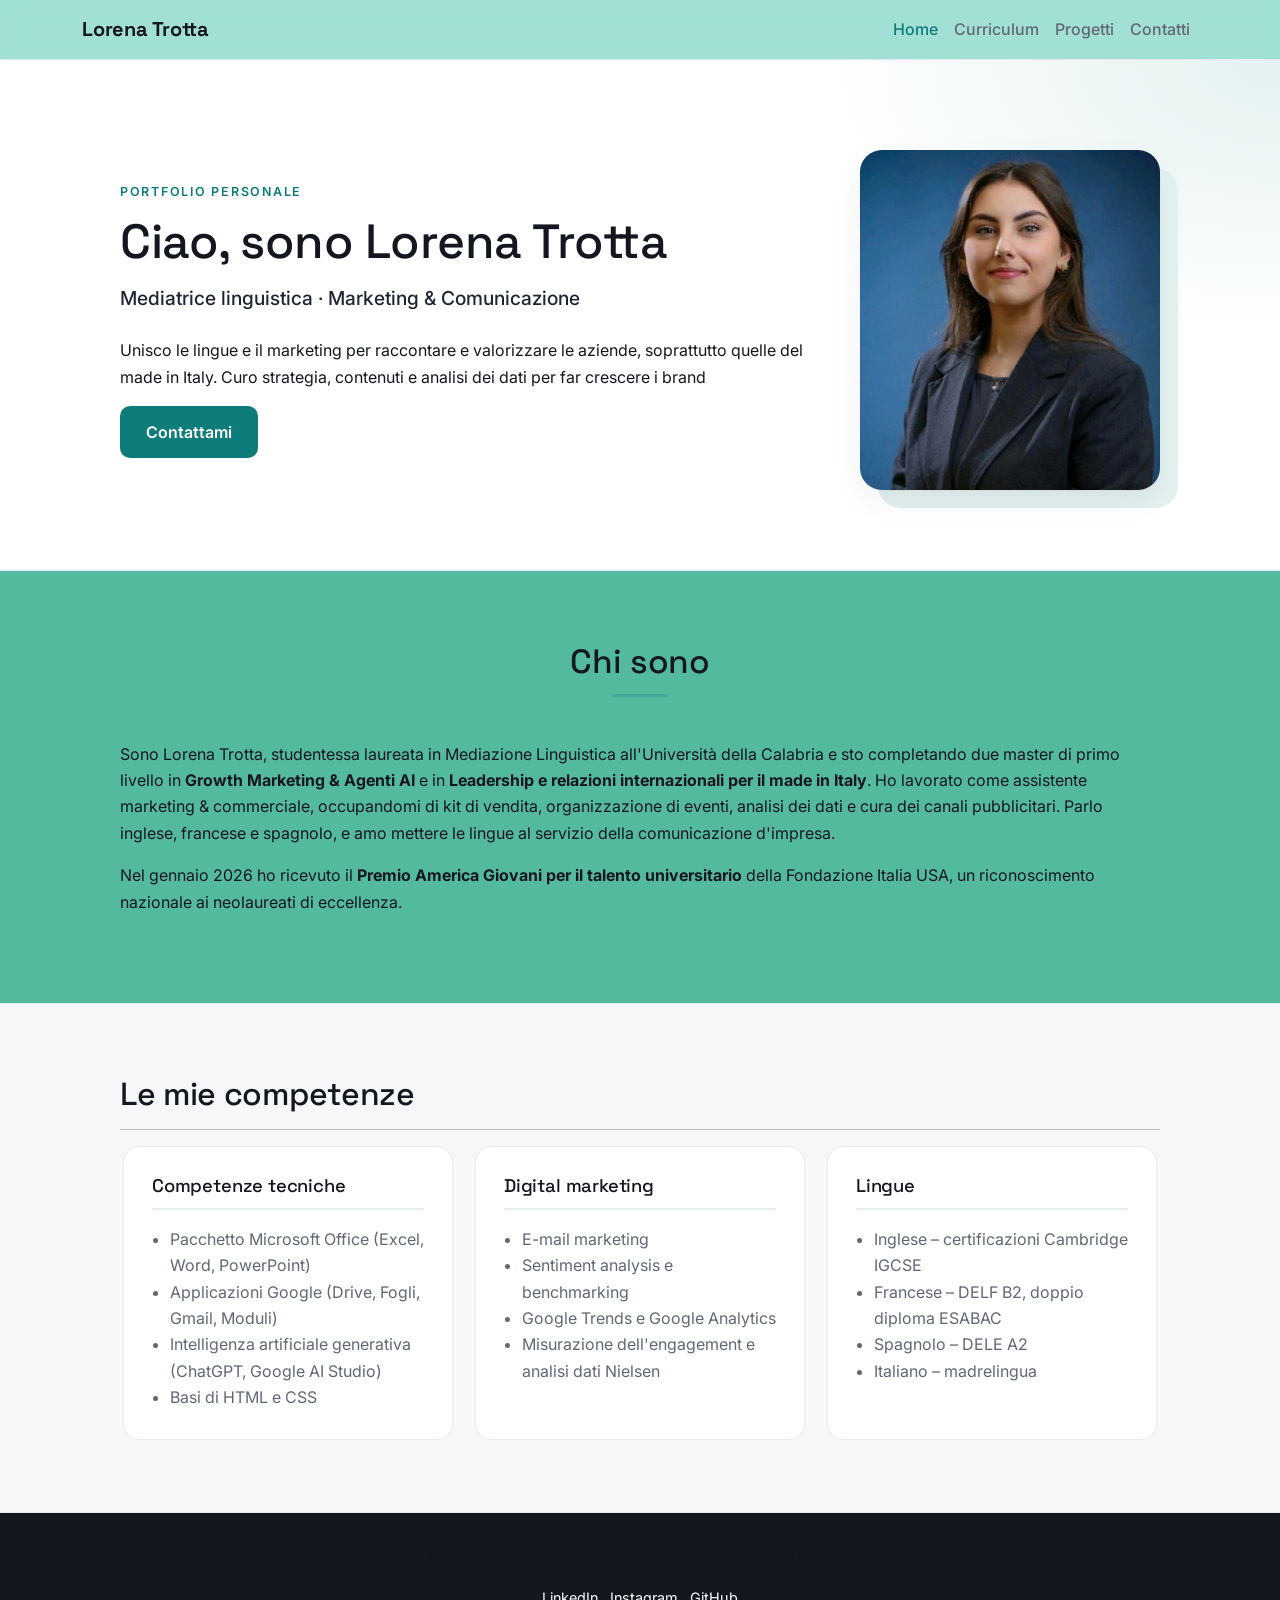
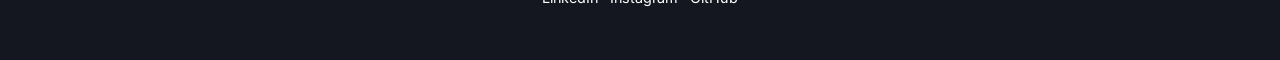
<file: index.html>
<!DOCTYPE html>
<html lang="it">
<head>
  <meta charset="UTF-8">
  <meta name="viewport" content="width=device-width, initial-scale=1.0">
  <title>Lorena Trotta | Marketing e Comunicazione</title>
  <meta name="description" content="Sito personale di Lorena Trotta, mediatrice linguistica specializzata in marketing e comunicazione per il made in Italy.">

  <!-- Favicon -->
  <link rel="icon" type="image/svg+xml" href="favicon.svg">

  <!-- Open Graph (per la condivisione sui social) -->
  <meta property="og:type" content="website">
  <meta property="og:title" content="Lorena Trotta | Marketing e Comunicazione">
  <meta property="og:description" content="Mediatrice linguistica specializzata in marketing e comunicazione per il made in Italy.">
  <meta property="og:image" content="https://lorenatrotta.github.io/sito-lorena-trotta/img/profilo.jpg">
  <meta property="og:url" content="https://lorenatrotta.github.io/sito-lorena-trotta/">

  <!-- Framework front-end: Bootstrap 5 -->
  <link href="https://cdn.jsdelivr.net/npm/bootstrap@5.3.3/dist/css/bootstrap.min.css" rel="stylesheet">
  <!-- Google Fonts -->
  <link rel="preconnect" href="https://fonts.googleapis.com">
  <link href="https://fonts.googleapis.com/css2?family=Space+Grotesk:wght@500;600;700&family=Inter:wght@400;500;600&display=swap" rel="stylesheet">
  <!-- Il mio foglio di stile -->
  <link rel="stylesheet" href="style.css">
</head>
<body>

  <!-- ===== Menu di navigazione (sticky) ===== -->
  <nav class="navbar navbar-expand-md navbar-personale">
    <div class="container">
      <a class="navbar-brand" href="index.html">Lorena Trotta</a>
      <button class="navbar-toggler" type="button" data-bs-toggle="collapse" data-bs-target="#menu">
        <span class="navbar-toggler-icon"></span>
      </button>
      <div class="collapse navbar-collapse" id="menu">
        <ul class="navbar-nav ms-auto">
          <li class="nav-item"><a class="nav-link attivo" href="index.html">Home</a></li>
          <li class="nav-item"><a class="nav-link" href="cv.html">Curriculum</a></li>
          <li class="nav-item"><a class="nav-link" href="progetti.html">Progetti</a></li>
          <li class="nav-item"><a class="nav-link" href="contatti.html">Contatti</a></li>
        </ul>
      </div>
    </div>
  </nav>

  <!-- ===== Hero ===== -->
  <header class="hero">
    <div class="hero-contenitore">
      <div class="hero-testo">
        <p class="eyebrow">Portfolio personale</p>
        <h1>Ciao, sono Lorena Trotta</h1>
        <p class="sottotitolo">Mediatrice linguistica &middot; Marketing &amp; Comunicazione</p>
        <p>
          Unisco le lingue e il marketing per raccontare e valorizzare le aziende,
          soprattutto quelle del made in Italy. Curo strategia, contenuti e analisi dei dati
          per far crescere i brand
        </p>
        <a href="contatti.html" class="bottone">Contattami</a>
      </div>
      <div class="hero-foto">
        <img src="img/foto personale.jpg" alt="Foto di Lorena Trotta">
      </div>
    </div>
  </header>

  <!-- ===== Chi sono ===== -->
  <section class="sezione">
    <h2 class="titolo-sezione">Chi sono</h2>
    <hr class="linea">
    <p>
      Sono Lorena Trotta, studentessa laureata in Mediazione Linguistica all'Università della Calabria e sto
      completando due master di primo livello in <strong>Growth Marketing &amp; Agenti AI</strong> e in
      <strong>Leadership e relazioni internazionali per il made in Italy</strong>.
      Ho lavorato come assistente marketing &amp; commerciale, occupandomi di kit di vendita,
      organizzazione di eventi, analisi dei dati e cura dei canali pubblicitari.
      Parlo inglese, francese e spagnolo, e amo mettere le lingue al servizio della comunicazione d'impresa.
    </p>
    <p>
      Nel gennaio 2026 ho ricevuto il <strong>Premio America Giovani per il talento universitario</strong>
      della Fondazione Italia USA, un riconoscimento nazionale ai neolaureati di eccellenza.
    </p>
  </section>

  <!-- ===== Competenze ===== -->
  <section class="sezione-chiara">
    <div>
      <h2 class="titolo-sezione">Le mie competenze</h2>
      <hr class="linea">
      <div class="griglia-skill">
        <div class="skill">
          <h3>Competenze tecniche</h3>
          <ul>
            <li>Pacchetto Microsoft Office (Excel, Word, PowerPoint)</li>
            <li>Applicazioni Google (Drive, Fogli, Gmail, Moduli)</li>
            <li>Intelligenza artificiale generativa (ChatGPT, Google AI Studio)</li>
            <li>Basi di HTML e CSS</li>
          </ul>
        </div>
        <div class="skill">
          <h3>Digital marketing</h3>
          <ul>
            <li>E-mail marketing</li>
            <li>Sentiment analysis e benchmarking</li>
            <li>Google Trends e Google Analytics</li>
            <li>Misurazione dell'engagement e analisi dati Nielsen</li>
          </ul>
        </div>
        <div class="skill">
          <h3>Lingue</h3>
          <ul>
            <li>Inglese &ndash; certificazioni Cambridge IGCSE</li>
            <li>Francese &ndash; DELF B2, doppio diploma ESABAC</li>
            <li>Spagnolo &ndash; DELE A2</li>
            <li>Italiano &ndash; madrelingua</li>
          </ul>
        </div>
      </div>
    </div>
  </section>

  <!-- ===== Footer ===== -->
  <footer class="footer">
    <p>&copy; 2026 Lorena Trotta &middot; Sito personale realizzato in HTML e CSS</p>
    <p>
      <a href="https://www.linkedin.com/in/lorena-trotta" target="_blank" rel="noopener">LinkedIn</a> &middot;
      <a href="https://www.instagram.com/lorena.trotta/" target="_blank" rel="noopener">Instagram</a> &middot;
      <a href="https://github.com/lorenatrotta" target="_blank" rel="noopener">GitHub</a>
    </p>
  </footer>

  <!-- Script di Bootstrap -->
  <script src="https://cdn.jsdelivr.net/npm/bootstrap@5.3.3/dist/js/bootstrap.bundle.min.js"></script>
</body>
</html>
</file>
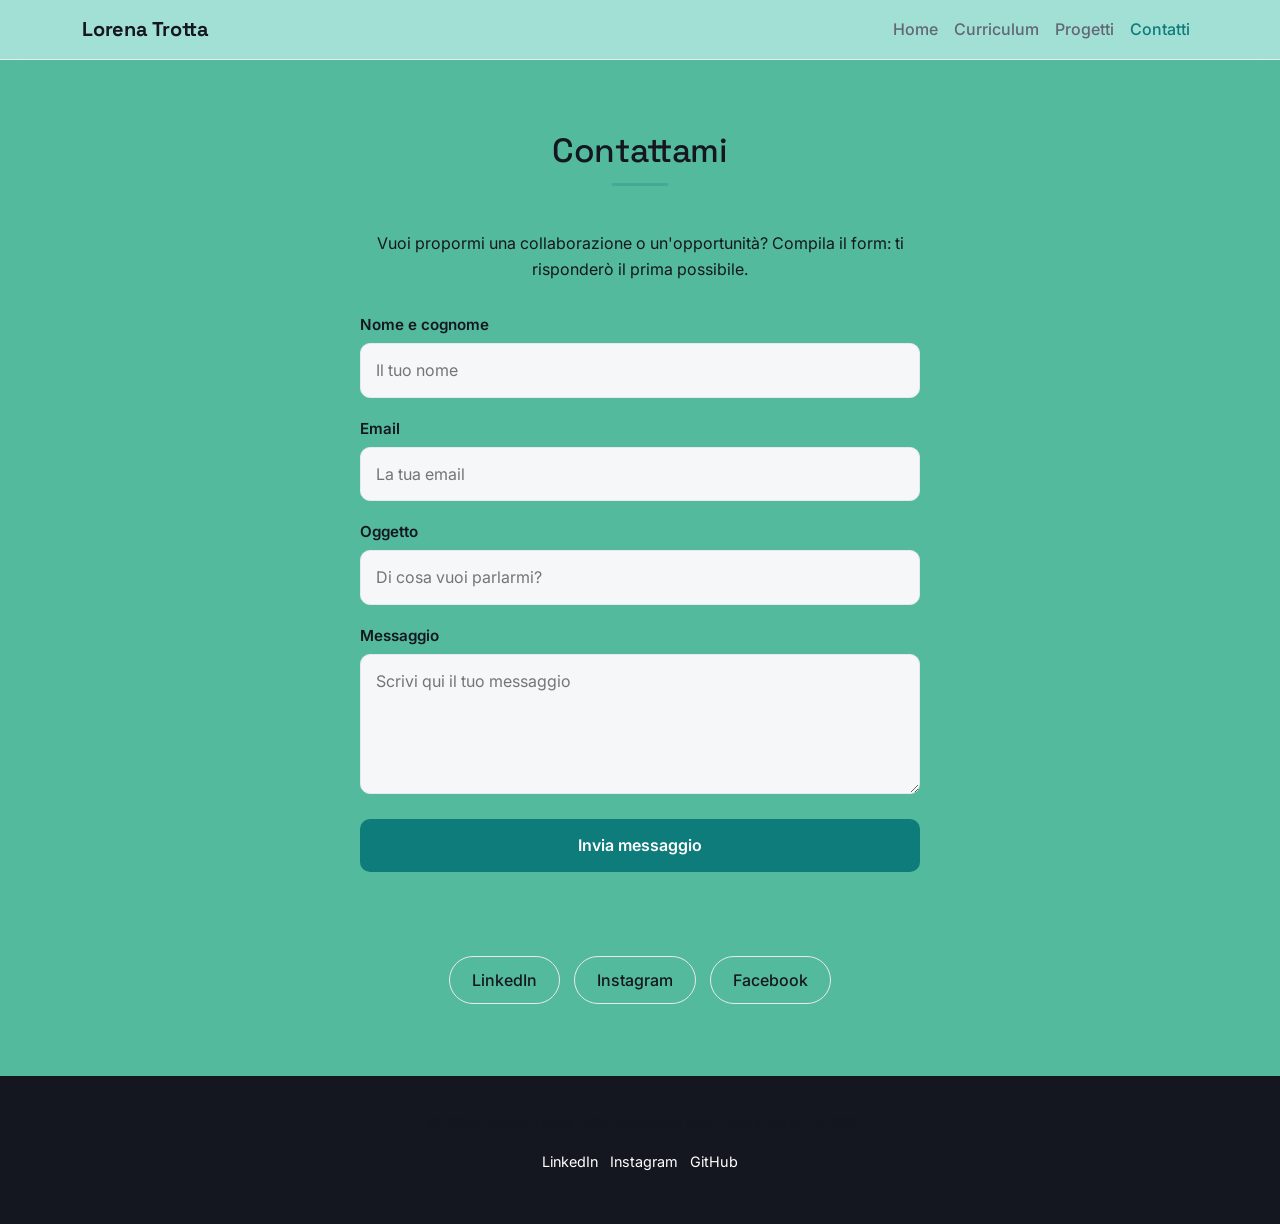
<file: contatti.html>
<!DOCTYPE html>
<html lang="it">
<head>
  <meta charset="UTF-8">
  <meta name="viewport" content="width=device-width, initial-scale=1.0">
  <title>Contatti | Lorena Trotta</title>
  <meta name="description" content="Contatta Lorena Trotta tramite il form o i profili social per collaborazioni nel marketing e nella comunicazione.">

  <link rel="icon" type="image/svg+xml" href="favicon.svg">

  <!-- Open Graph -->
  <meta property="og:type" content="website">
  <meta property="og:title" content="Contatti | Lorena Trotta">
  <meta property="og:description" content="Scrivimi per collaborazioni nel marketing e nella comunicazione.">
  <meta property="og:image" content="https://lorenatrotta.github.io/sito-lorena-trotta/img/profilo.jpg">
  <meta property="og:url" content="https://lorenatrotta.github.io/sito-lorena-trotta/contatti.html">

  <link href="https://cdn.jsdelivr.net/npm/bootstrap@5.3.3/dist/css/bootstrap.min.css" rel="stylesheet">
  <link rel="preconnect" href="https://fonts.googleapis.com">
  <link href="https://fonts.googleapis.com/css2?family=Space+Grotesk:wght@500;600;700&family=Inter:wght@400;500;600&display=swap" rel="stylesheet">
  <link rel="stylesheet" href="style.css">
</head>
<body>

  <nav class="navbar navbar-expand-md navbar-personale">
    <div class="container">
      <a class="navbar-brand" href="index.html">Lorena Trotta</a>
      <button class="navbar-toggler" type="button" data-bs-toggle="collapse" data-bs-target="#menu">
        <span class="navbar-toggler-icon"></span>
      </button>
      <div class="collapse navbar-collapse" id="menu">
        <ul class="navbar-nav ms-auto">
          <li class="nav-item"><a class="nav-link" href="index.html">Home</a></li>
          <li class="nav-item"><a class="nav-link" href="cv.html">Curriculum</a></li>
          <li class="nav-item"><a class="nav-link" href="progetti.html">Progetti</a></li>
          <li class="nav-item"><a class="nav-link attivo" href="contatti.html">Contatti</a></li>
        </ul>
      </div>
    </div>
  </nav>

  <section class="sezione">
    <h1 class="titolo-sezione">Contattami</h1>
    <hr class="linea">
    <p style="text-align:center; max-width:560px; margin:0 auto 30px;">
      Vuoi propormi una collaborazione o un'opportunità? Compila il form:
      ti risponderò il prima possibile.
    </p>

    <form id="form-contatti" class="form-contatti">
      <div>
        <label for="nome">Nome e cognome</label>
        <input type="text" id="nome" name="nome" placeholder="Il tuo nome" required>
      </div>
      <div>
        <label for="email">Email</label>
        <input type="email" id="email" name="email" placeholder="La tua email" required>
      </div>
      <div>
        <label for="oggetto">Oggetto</label>
        <input type="text" id="oggetto" name="oggetto" placeholder="Di cosa vuoi parlarmi?">
      </div>
      <div>
        <label for="messaggio">Messaggio</label>
        <textarea id="messaggio" name="messaggio" placeholder="Scrivi qui il tuo messaggio" required></textarea>
      </div>
      <button type="submit" class="bottone">Invia messaggio</button>
      <p id="esito" class="messaggio-esito"></p>
    </form>

    <!-- Social -->
    <div class="social">
      <a href="https://www.linkedin.com/in/lorena-trotta" target="_blank" rel="noopener">LinkedIn</a>
      <a href="https://www.instagram.com/lorena.trotta/" target="_blank" rel="noopener">Instagram</a>
      <a href="https://www.facebook.com/people/Lorena-Trotta/pfbid02TaDkzdajB9zcczzZAPHF22yJ377UbuCuQgFD9ctkQpwbjYMT1rrA9LGRYUYbgJ87l/" target="_blank" rel="noopener">Facebook</a>
    </div>
  </section>

  <footer class="footer">
    <p>&copy; 2026 Lorena Trotta &middot; Sito personale realizzato in HTML e CSS</p>
    <p>
      <a href="https://www.linkedin.com/in/lorena-trotta" target="_blank" rel="noopener">LinkedIn</a> &middot;
      <a href="https://www.instagram.com/lorena.trotta/" target="_blank" rel="noopener">Instagram</a> &middot;
      <a href="https://github.com/lorenatrotta" target="_blank" rel="noopener">GitHub</a>
    </p>
  </footer>

  <script src="https://cdn.jsdelivr.net/npm/bootstrap@5.3.3/dist/js/bootstrap.bundle.min.js"></script>

  <!-- <script src="https://cdn.jsdelivr.net/npm/@emailjs/browser@4/dist/email.min.js"></script> -->
  <script>
    const EMAILJS_PUBLIC_KEY = "9YrS3YSJS1ka9t3uu";
    const EMAILJS_SERVICE_ID = "service_yrsg708";
    const EMAILJS_TEMPLATE_ID = "9YrS3YSJS1ka9t3uu";

    const form = document.getElementById("form-contatti");
    const esito = document.getElementById("esito");

    form.addEventListener("submit", function (e) {
      e.preventDefault();

     
      if (window.emailjs && EMAILJS_PUBLIC_KEY !== "9YrS3YSJS1ka9t3uu") {
        emailjs.init(EMAILJS_PUBLIC_KEY);
        emailjs.sendForm(EMAILJS_SERVICE_ID, EMAILJS_TEMPLATE_ID, form)
          .then(function () {
            esito.style.color = "green";
            esito.textContent = "Messaggio inviato, grazie! Ti risponderò presto.";
            form.reset();
          }, function () {
            esito.style.color = "red";
            esito.textContent = "Ops, qualcosa è andato storto. Riprova più tardi.";
          });
      } else {
        esito.style.color = "green";
        esito.textContent = "Grazie " + document.getElementById("nome").value + "! Il tuo messaggio è stato ricevuto.";
        form.reset();
      }
    });
  </script>
</body>
</html>
</file>
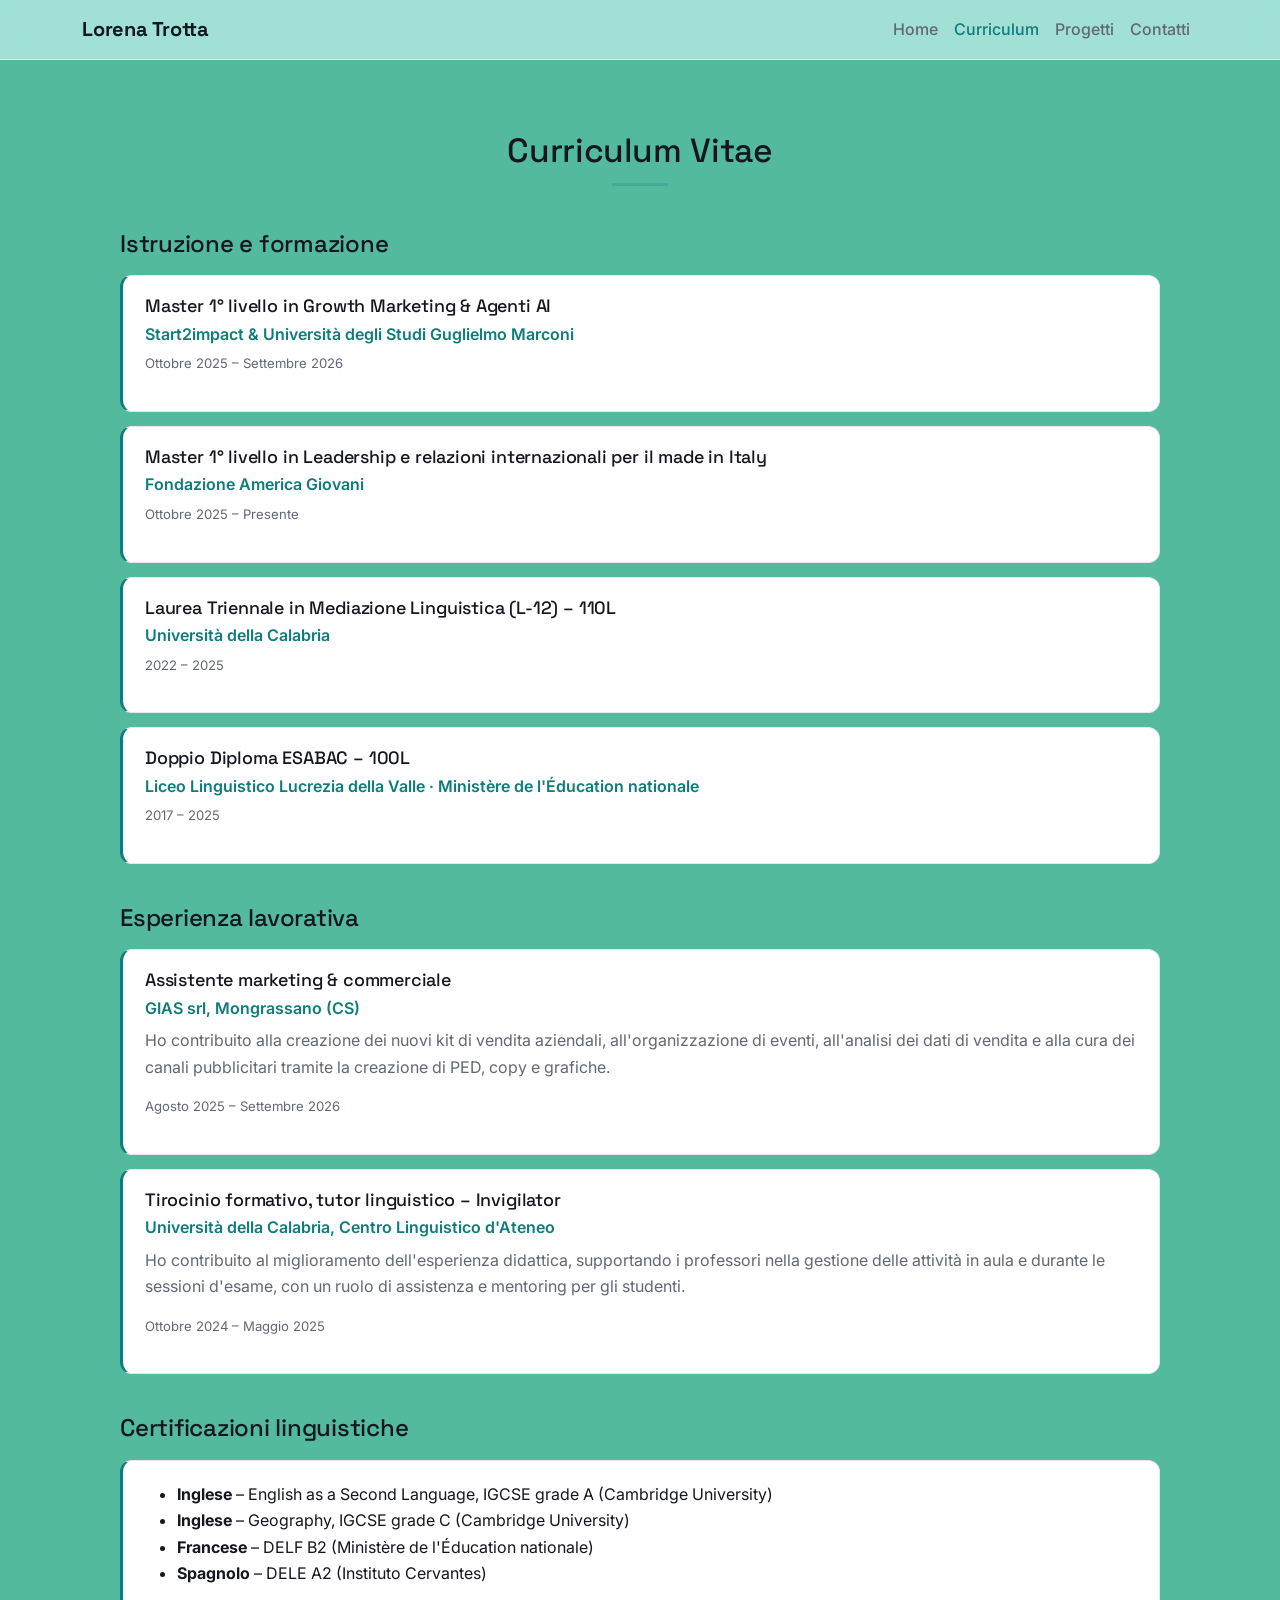
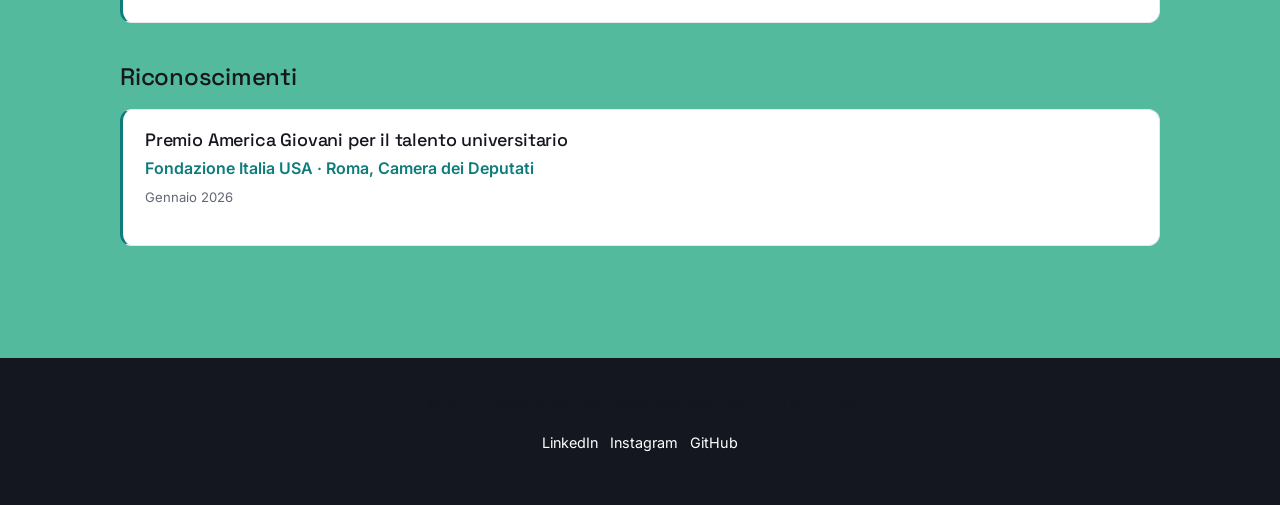
<file: cv.html>
<!DOCTYPE html>
<html lang="it">
<head>
  <meta charset="UTF-8">
  <meta name="viewport" content="width=device-width, initial-scale=1.0">
  <title>Curriculum | Lorena Trotta</title>
  <meta name="description" content="Curriculum vitae di Lorena Trotta: istruzione, esperienze lavorative, competenze e certificazioni linguistiche.">

  <link rel="icon" type="image/svg+xml" href="favicon.svg">

  <!-- Open Graph -->
  <meta property="og:type" content="website">
  <meta property="og:title" content="Curriculum | Lorena Trotta">
  <meta property="og:description" content="Istruzione, esperienze lavorative, competenze e certificazioni linguistiche di Lorena Trotta.">
  <meta property="og:image" content="https://lorenatrotta.github.io/sito-lorena-trotta/img/profilo.jpg">
  <meta property="og:url" content="https://lorenatrotta.github.io/sito-lorena-trotta/cv.html">

  <link href="https://cdn.jsdelivr.net/npm/bootstrap@5.3.3/dist/css/bootstrap.min.css" rel="stylesheet">
  <link rel="preconnect" href="https://fonts.googleapis.com">
  <link href="https://fonts.googleapis.com/css2?family=Space+Grotesk:wght@500;600;700&family=Inter:wght@400;500;600&display=swap" rel="stylesheet">
  <link rel="stylesheet" href="style.css">
</head>
<body>

  <nav class="navbar navbar-expand-md navbar-personale">
    <div class="container">
      <a class="navbar-brand" href="index.html">Lorena Trotta</a>
      <button class="navbar-toggler" type="button" data-bs-toggle="collapse" data-bs-target="#menu">
        <span class="navbar-toggler-icon"></span>
      </button>
      <div class="collapse navbar-collapse" id="menu">
        <ul class="navbar-nav ms-auto">
          <li class="nav-item"><a class="nav-link" href="index.html">Home</a></li>
          <li class="nav-item"><a class="nav-link attivo" href="cv.html">Curriculum</a></li>
          <li class="nav-item"><a class="nav-link" href="progetti.html">Progetti</a></li>
          <li class="nav-item"><a class="nav-link" href="contatti.html">Contatti</a></li>
        </ul>
      </div>
    </div>
  </nav>

  <section class="sezione">
    <h1 class="titolo-sezione">Curriculum Vitae</h1>
    <hr class="linea">

    <!-- Istruzione -->
    <div class="cv-blocco">
      <h2>Istruzione e formazione</h2>

      <div class="cv-voce">
        <h3>Master 1&deg; livello in Growth Marketing &amp; Agenti AI</h3>
        <p class="luogo">Start2impact &amp; Università degli Studi Guglielmo Marconi</p>
        <p class="data">Ottobre 2025 &ndash; Settembre 2026</p>
      </div>

      <div class="cv-voce">
        <h3>Master 1&deg; livello in Leadership e relazioni internazionali per il made in Italy</h3>
        <p class="luogo">Fondazione America Giovani</p>
        <p class="data">Ottobre 2025 &ndash; Presente</p>
      </div>

      <div class="cv-voce">
        <h3>Laurea Triennale in Mediazione Linguistica (L-12) &ndash; 110L</h3>
        <p class="luogo">Università della Calabria</p>
        <p class="data">2022 &ndash; 2025</p>
      </div>

      <div class="cv-voce">
        <h3>Doppio Diploma ESABAC &ndash; 100L</h3>
        <p class="luogo">Liceo Linguistico Lucrezia della Valle &middot; Ministère de l'Éducation nationale</p>
        <p class="data">2017 &ndash; 2025</p>
      </div>
    </div>

    <!-- Esperienza -->
    <div class="cv-blocco">
      <h2>Esperienza lavorativa</h2>

      <div class="cv-voce">
        <h3>Assistente marketing &amp; commerciale</h3>
        <p class="luogo">GIAS srl, Mongrassano (CS)</p>
        <p>
          Ho contribuito alla creazione dei nuovi kit di vendita aziendali, all'organizzazione di eventi,
          all'analisi dei dati di vendita e alla cura dei canali pubblicitari tramite la creazione di
          PED, copy e grafiche.
        </p>
        <p class="data">Agosto 2025 &ndash; Settembre 2026</p>
      </div>

      <div class="cv-voce">
        <h3>Tirocinio formativo, tutor linguistico &ndash; Invigilator</h3>
        <p class="luogo">Università della Calabria, Centro Linguistico d'Ateneo</p>
        <p>
          Ho contribuito al miglioramento dell'esperienza didattica, supportando i professori nella
          gestione delle attività in aula e durante le sessioni d'esame, con un ruolo di assistenza e
          mentoring per gli studenti.
        </p>
        <p class="data">Ottobre 2024 &ndash; Maggio 2025</p>
      </div>
    </div>

    <!-- Certificazioni -->
    <div class="cv-blocco">
      <h2>Certificazioni linguistiche</h2>
      <div class="cv-voce">
        <ul>
          <li><strong>Inglese</strong> &ndash; English as a Second Language, IGCSE grade A (Cambridge University)</li>
          <li><strong>Inglese</strong> &ndash; Geography, IGCSE grade C (Cambridge University)</li>
          <li><strong>Francese</strong> &ndash; DELF B2 (Ministère de l'Éducation nationale)</li>
          <li><strong>Spagnolo</strong> &ndash; DELE A2 (Instituto Cervantes)</li>
        </ul>
      </div>
    </div>

    <!-- Riconoscimenti -->
    <div class="cv-blocco">
      <h2>Riconoscimenti</h2>
      <div class="cv-voce">
        <h3>Premio America Giovani per il talento universitario</h3>
        <p class="luogo">Fondazione Italia USA &middot; Roma, Camera dei Deputati</p>
        <p class="data">Gennaio 2026</p>
      </div>
    </div>
  </section>

  <footer class="footer">
    <p>&copy; 2026 Lorena Trotta &middot; Sito personale realizzato in HTML e CSS</p>
    <p>
      <a href="https://www.linkedin.com/in/lorena-trotta" target="_blank" rel="noopener">LinkedIn</a> &middot;
      <a href="https://www.instagram.com/lorena.trotta/" target="_blank" rel="noopener">Instagram</a> &middot;
      <a href="https://github.com/lorenatrotta" target="_blank" rel="noopener">GitHub</a>
    </p>
  </footer>

  <script src="https://cdn.jsdelivr.net/npm/bootstrap@5.3.3/dist/js/bootstrap.bundle.min.js"></script>
</body>
</html>
</file>
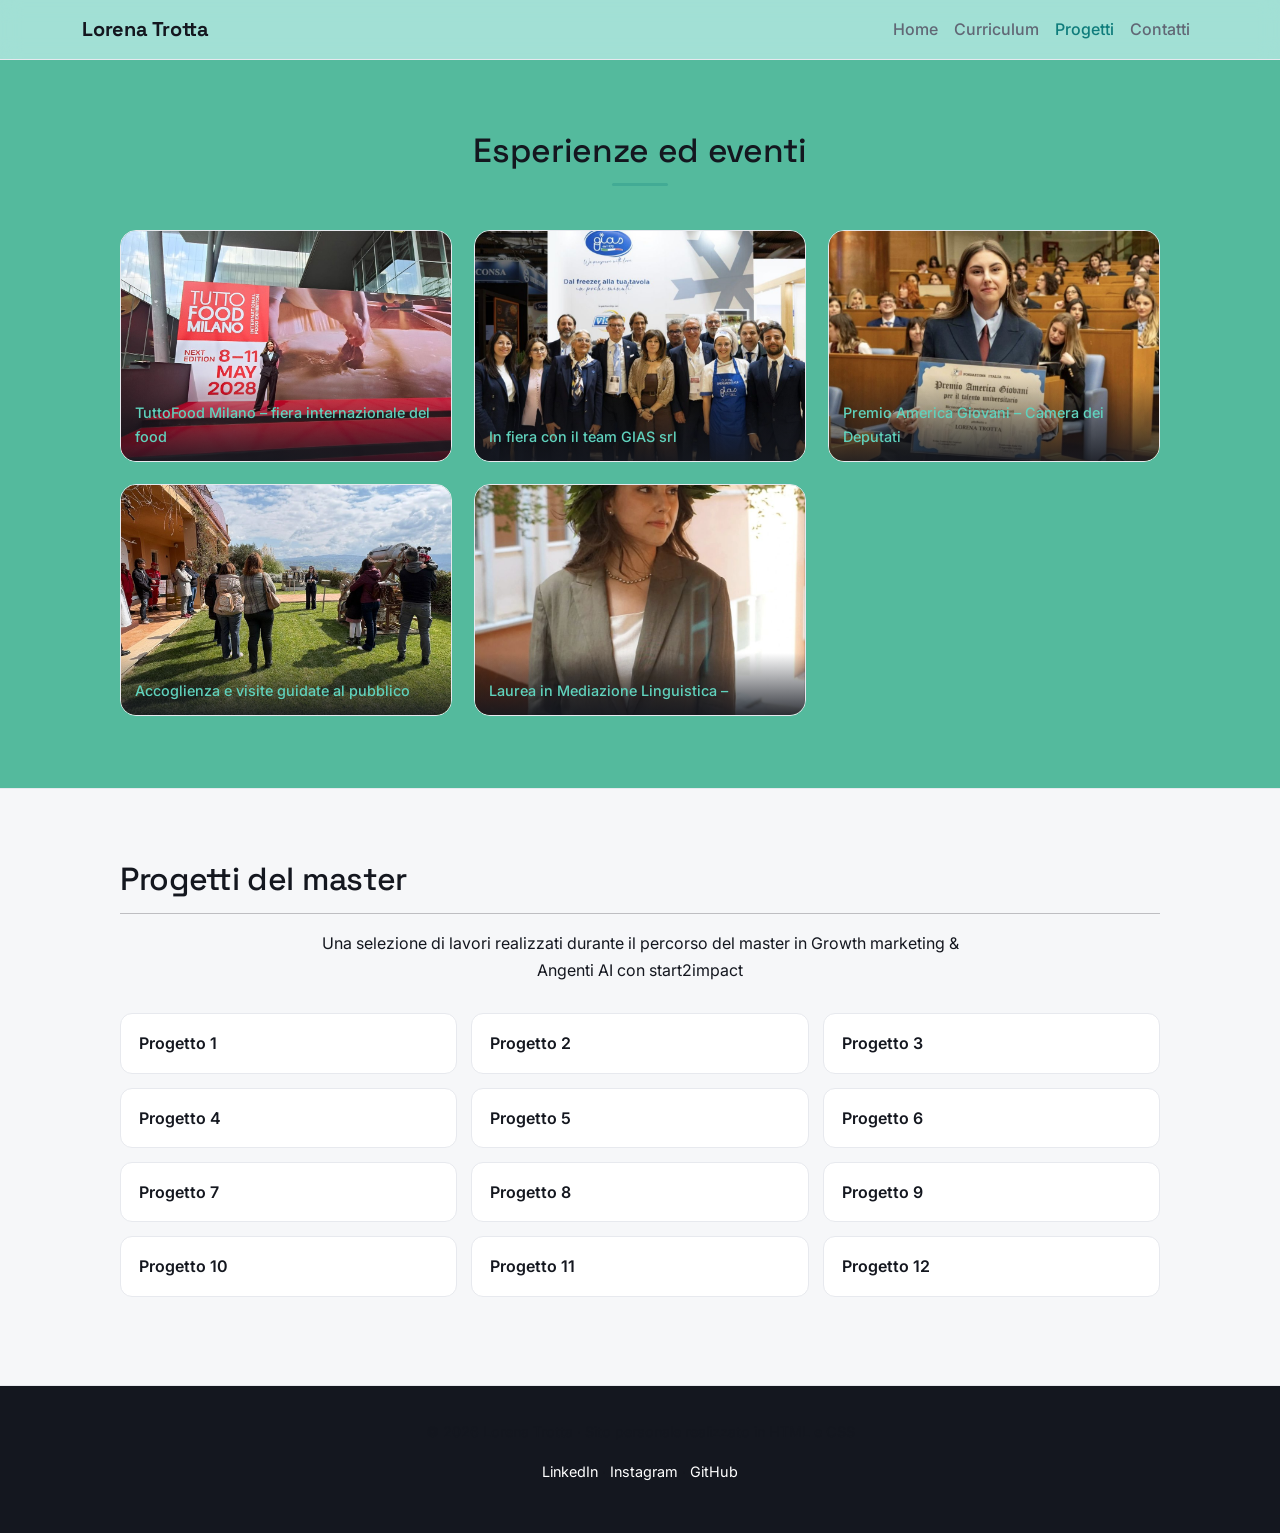
<file: progetti.html>
<!DOCTYPE html>
<html lang="it">
<head>
  <meta charset="UTF-8">
  <meta name="viewport" content="width=device-width, initial-scale=1.0">
  <title>Progetti ed esperienze | Lorena Trotta</title>
  <meta name="description" content="Progetti, esperienze ed eventi di Lorena Trotta: dal marketing alle fiere di settore, fino ai lavori del master.">

  <link rel="icon" type="image/svg+xml" href="favicon.svg">

  <!-- Open Graph -->
  <meta property="og:type" content="website">
  <meta property="og:title" content="Progetti ed esperienze | Lorena Trotta">
  <meta property="og:description" content="Progetti, esperienze ed eventi di Lorena Trotta nel marketing e nella comunicazione.">
  <meta property="og:image" content="https://lorenatrotta.github.io/sito-lorena-trotta/img/tuttofood.jpg">
  <meta property="og:url" content="https://lorenatrotta.github.io/sito-lorena-trotta/progetti.html">

  <link href="https://cdn.jsdelivr.net/npm/bootstrap@5.3.3/dist/css/bootstrap.min.css" rel="stylesheet">
  <link rel="preconnect" href="https://fonts.googleapis.com">
  <link href="https://fonts.googleapis.com/css2?family=Space+Grotesk:wght@500;600;700&family=Inter:wght@400;500;600&display=swap" rel="stylesheet">
  <link rel="stylesheet" href="style.css">
</head>
<body>

  <nav class="navbar navbar-expand-md navbar-personale">
    <div class="container">
      <a class="navbar-brand" href="index.html">Lorena Trotta</a>
      <button class="navbar-toggler" type="button" data-bs-toggle="collapse" data-bs-target="#menu">
        <span class="navbar-toggler-icon"></span>
      </button>
      <div class="collapse navbar-collapse" id="menu">
        <ul class="navbar-nav ms-auto">
          <li class="nav-item"><a class="nav-link" href="index.html">Home</a></li>
          <li class="nav-item"><a class="nav-link" href="cv.html">Curriculum</a></li>
          <li class="nav-item"><a class="nav-link attivo" href="progetti.html">Progetti</a></li>
          <li class="nav-item"><a class="nav-link" href="contatti.html">Contatti</a></li>
        </ul>
      </div>
    </div>
  </nav>

  <!-- ===== Galleria esperienze ===== -->
  <section class="sezione">
    <h1 class="titolo-sezione">Esperienze ed eventi</h1>
    <hr class="linea">
    <div class="griglia-galleria">
      <figure class="foto-galleria">
        <img src="img/tuttofood.jpg" alt="Lorena Trotta alla fiera TuttoFood Milano">
        <figcaption>TuttoFood Milano &ndash; fiera internazionale del food</figcaption>
      </figure>
      <figure class="foto-galleria">
        <img src="img/gias.jpg" alt="Il team GIAS in fiera">
        <figcaption>In fiera con il team GIAS srl</figcaption>
      </figure>
      <figure class="foto-galleria">
        <img src="img/premio.jpg" alt="Lorena Trotta riceve il Premio America Giovani">
        <figcaption>Premio America Giovani &ndash; Camera dei Deputati</figcaption>
      </figure>
      <figure class="foto-galleria">
        <img src="img/visita.jpg" alt="Lorena Trotta durante una visita guidata">
        <figcaption>Accoglienza e visite guidate al pubblico</figcaption>
      </figure>
      <figure class="foto-galleria">
        <img src="img/profilo.jpg" alt="Lorena Trotta il giorno della laurea">
        <figcaption>Laurea in Mediazione Linguistica &ndash;</figcaption>
      </figure>
    </div>
  </section>

  <!-- ===== Progetti del master (link esterni) ===== -->
  <section class="sezione-chiara">
    <div>
      <h2 class="titolo-sezione">Progetti del master</h2>
      <hr class="linea">
      <p style="text-align:center; max-width:640px; margin:0 auto 30px;">
        Una selezione di lavori realizzati durante il percorso del master in Growth marketing & Angenti AI con start2impact
      </p>
      <ul class="lista-progetti">
        <li><a href="https://canva.link/git488qub4kmry3" target="_blank" rel="noopener">Progetto 1</a></li>
        <li><a href="https://canva.link/t3kwq3oi4j6vis5" target="_blank" rel="noopener">Progetto 2</a></li>
        <li><a href="https://canva.link/u63qmb8c3angzt4" target="_blank" rel="noopener">Progetto 3</a></li>
        <li><a href="https://canva.link/3e0c4djgo8cpe9l" target="_blank" rel="noopener">Progetto 4</a></li>
        <li><a href="https://canva.link/qd865xgz6a32gfx" target="_blank" rel="noopener">Progetto 5</a></li>
        <li><a href="https://canva.link/civsl815nmwjc8l" target="_blank" rel="noopener">Progetto 6</a></li>
        <li><a href="https://canva.link/qu1lqb744j9zug1" target="_blank" rel="noopener">Progetto 7</a></li>
        <li><a href="https://canva.link/it5i2dhiilgk63e" target="_blank" rel="noopener">Progetto 8</a></li>
        <li><a href="https://canva.link/vtqbjz33kr1noz1" target="_blank" rel="noopener">Progetto 9</a></li>
        <li><a href="https://canva.link/hnnahc3gvpoafwd" target="_blank" rel="noopener">Progetto 10</a></li>
        <li><a href="https://canva.link/ar6fqr3y0p7h82m" target="_blank" rel="noopener">Progetto 11</a></li>
        <li><a href="https://canva.link/l8yv3if8yuwin4b" target="_blank" rel="noopener">Progetto 12</a></li>
      </ul>
    </div>
  </section>

  <footer class="footer">
    <p>&copy; 2026 Lorena Trotta &middot; Sito personale realizzato in HTML e CSS</p>
    <p>
      <a href="https://www.linkedin.com/in/lorena-trotta" target="_blank" rel="noopener">LinkedIn</a> &middot;
      <a href="https://www.instagram.com/lorena.trotta/" target="_blank" rel="noopener">Instagram</a> &middot;
      <a href="https://github.com/lorenatrotta" target="_blank" rel="noopener">GitHub</a>
    </p>
  </footer>

  <script src="https://cdn.jsdelivr.net/npm/bootstrap@5.3.3/dist/js/bootstrap.bundle.min.js"></script>
</body>
</html>
</file>
<file: style.css>
@charset "UTF-8";

* {
  box-sizing: border-box;
}

body {
  margin: 0;
  font-family: "Inter", Arial, sans-serif;
  color: #14171f;
  background-color: hwb(163 33% 27%);
  line-height: 1.65;
}

h1, h2, h3 {
  font-family: "Space Grotesk", "Inter", sans-serif;
  color: #14171f;
  line-height: 1.15;
  letter-spacing: -0.01em;
}

p {
  color: #14171f;
}

a {
  color: #0e7c7b;
  text-decoration: none;
}

a:hover {
  color: #0a5d5c;
}

img {
  max-width: 100%;
  display: block;
}

.eyebrow {
  text-transform: uppercase;
  letter-spacing: 0.14em;
  font-size: 0.78rem;
  font-weight: 600;
  color: #0e7c7b;
  margin: 0 0 12px;
}

.navbar-personale {
  background-color: rgba(198, 241, 238, 0.689);
  backdrop-filter: blur(10px);
  border-bottom: 1px solid #e7e9ee;
  position: sticky;
  top: 0;
  z-index: 1000;
}

.navbar-personale .navbar-brand {
  color: #14171f;
  font-family: "Space Grotesk", sans-serif;
  font-weight: 700;
  font-size: 1.25rem;
  letter-spacing: -0.01em;
}

.navbar-personale .nav-link {
  color: #616775;
  font-weight: 500;
}

.navbar-personale .nav-link:hover, .navbar-personale .nav-link.attivo {
  color: #0e7c7b;
}

.hero {
  background: radial-gradient(60% 90% at 100% 0%, #e3f1f0 0%, rgba(238, 241, 255, 0) 60%), #ffffff;
  padding: 90px 0 80px;
  border-bottom: 1px solid #e7e9ee;
}

.hero .hero-contenitore {
  max-width: 1080px;
  margin: 0 auto;
  padding: 0 20px;
  display: flex;
  align-items: center;
  gap: 56px;
  flex-wrap: wrap;
}

.hero .hero-testo {
  flex: 1 1 340px;
}

.hero .hero-testo h1 {
  font-size: 3rem;
  margin: 0 0 14px;
}

.hero .hero-testo .sottotitolo {
  color: #1e2535;
  font-size: 1.2rem;
  font-weight: 500;
  margin-bottom: 22px;
}

.hero .hero-foto {
  flex: 0 0 300px;
  margin: 0 auto;
  position: relative;
}

.hero .hero-foto::before {
  content: "";
  position: absolute;
  inset: 18px -18px -18px 18px;
  background-color: #e3f1f0;
  border-radius: 22px;
  z-index: 0;
}

.hero .hero-foto img {
  position: relative;
  z-index: 1;
  width: 300px;
  height: 340px;
  object-fit: cover;
  border-radius: 22px;
  box-shadow: 0 1px 2px rgba(20, 23, 31, 0.04), 0 12px 30px rgba(20, 23, 31, 0.06);
}

.bottone {
  display: inline-block;
  background-color: #0e7c7b;
  color: #fff;
  font-weight: 600;
  padding: 13px 26px;
  border-radius: 10px;
  border: none;
  cursor: pointer;
  transition: background-color 0.15s ease, transform 0.15s ease;
}

.bottone:hover {
  background-color: #0a5d5c;
  color: #fff;
  transform: translateY(-2px);
}

/* ---- Sezioni ---- */
.sezione {
  max-width: 1080px;
  margin: 0 auto;
  padding: 0 20px;
  padding: 72px 20px;
}

.sezione .titolo-sezione {
  text-align: center;
  font-size: 2.1rem;
  margin-bottom: 12px;
}

.sezione .linea {
  width: 56px;
  height: 3px;
  background-color: #0e7c7b;
  margin: 0 auto 44px;
  border: none;
  border-radius: 3px;
}

.sezione-chiara {
  background-color: #f6f7f9;
  border-top: 1px solid #e7e9ee;
  border-bottom: 1px solid #e7e9ee;
}

.sezione-chiara > div {
  max-width: 1080px;
  margin: 0 auto;
  padding: 0 20px;
  padding: 72px 20px;
}

.griglia-skill {
  display: flex;
  flex-wrap: wrap;
  gap: 22px;
  justify-content: center;
}

.griglia-skill .skill {
  flex: 1 1 260px;
  max-width: 330px;
  background-color: #ffffff;
  border: 1px solid #e7e9ee;
  border-radius: 16px;
  padding: 28px;
  transition: transform 0.15s ease, box-shadow 0.15s ease, border-color 0.15s ease;
}

.griglia-skill .skill h3 {
  font-size: 1.15rem;
  margin: 0 0 16px;
  padding-bottom: 12px;
  border-bottom: 2px solid #e3f1f0;
}

.griglia-skill .skill ul {
  padding-left: 18px;
  margin: 0;
  color: #616775;
}

.griglia-skill .skill:hover {
  transform: translateY(-4px);
  box-shadow: 0 1px 2px rgba(20, 23, 31, 0.04), 0 12px 30px rgba(20, 23, 31, 0.06);
  border-color: transparent;
}

/* ---- Galleria progetti/esperienze (Grid) ---- */
.griglia-galleria {
  display: grid;
  grid-template-columns: repeat(3, 1fr);
  gap: 22px;
}

.griglia-galleria .foto-galleria {
  position: relative;
  overflow: hidden;
  border-radius: 16px;
  border: 1px solid #e7e9ee;
  margin: 0;
}

.griglia-galleria .foto-galleria img {
  width: 100%;
  height: 230px;
  object-fit: cover;
  transition: transform 0.35s ease;
}

.griglia-galleria .foto-galleria figcaption {
  position: absolute;
  left: 0;
  bottom: 0;
  width: 100%;
  background: linear-gradient(to top, rgba(20, 23, 31, 0.88), rgba(20, 23, 31, 0));
  color: #60d2bd;
  font-size: 0.9rem;
  font-weight: 500;
  padding: 26px 14px 12px;
}

.griglia-galleria .foto-galleria:hover img {
  transform: scale(1.06);
}

/* ---- Elenco progetti master (link Canva) ---- */
.lista-progetti {
  display: grid;
  grid-template-columns: repeat(3, 1fr);
  gap: 14px;
  list-style: none;
  padding: 0;
}

.lista-progetti li a {
  display: block;
  background-color: #ffffff;
  border: 1px solid #e7e9ee;
  border-radius: 12px;
  padding: 16px 18px;
  font-weight: 600;
  color: #14171f;
  transition: border-color 0.15s ease, box-shadow 0.15s ease, transform 0.15s ease;
}

.lista-progetti li a:hover {
  border-color: #0e7c7b;
  box-shadow: 0 1px 2px rgba(20, 23, 31, 0.04), 0 12px 30px rgba(20, 23, 31, 0.06);
  transform: translateY(-2px);
}

/* ---- CV ---- */
.cv-blocco {
  margin-bottom: 40px;
}

.cv-blocco > h2 {
  font-size: 1.5rem;
  margin-bottom: 18px;
}

.cv-blocco .cv-voce {
  background-color: #ffffff;
  border: 1px solid #e7e9ee;
  border-left: 3px solid #0e7c7b;
  border-radius: 12px;
  padding: 20px 22px;
  margin-bottom: 14px;
}

.cv-blocco .cv-voce h3 {
  margin: 0 0 4px;
  font-size: 1.12rem;
}

.cv-blocco .cv-voce .luogo {
  font-weight: 600;
  color: #0e7c7b;
  margin: 0 0 6px;
}

.cv-blocco .cv-voce .data {
  font-size: 0.82rem;
  color: #616775;
  margin-top: 6px;
}

.cv-blocco .cv-voce p {
  color: #616775;
}

/* ---- Contatti / form ---- */
.form-contatti {
  max-width: 560px;
  margin: 0 auto;
  display: flex;
  flex-direction: column;
  gap: 18px;
}

.form-contatti label {
  font-weight: 600;
  margin-bottom: 6px;
  display: block;
  font-size: 0.95rem;
}

.form-contatti input,
.form-contatti textarea {
  width: 100%;
  padding: 13px 15px;
  border: 1px solid #e7e9ee;
  border-radius: 10px;
  font-family: inherit;
  font-size: 1rem;
  background-color: #f6f7f9;
  transition: border-color 0.15s ease, background-color 0.15s ease;
}

.form-contatti input:focus,
.form-contatti textarea:focus {
  outline: none;
  border-color: #095553;
  background-color: #ffffff;
}

.form-contatti textarea {
  min-height: 140px;
  resize: vertical;
}

.messaggio-esito {
  text-align: center;
  font-weight: 600;
  margin-top: 10px;
}

/* ---- Social ---- */
.social {
  display: flex;
  justify-content: center;
  gap: 14px;
  flex-wrap: wrap;
  margin-top: 40px;
}

.social a {
  border: 1px solid #e7e9ee;
  color: #14171f;
  padding: 10px 22px;
  border-radius: 30px;
  font-weight: 500;
  transition: all 0.15s ease;
}

.social a:hover {
  border-color: #0e7c7b;
  background-color: #0e7c7b;
  color: #fff;
}

/* ---- Footer ---- */
.footer {
  background-color: #14171f;
  color: rgba(255, 255, 255, 0.7);
  text-align: center;
  padding: 34px 20px;
  font-size: 0.9rem;
}

.footer a {
  color: #fff;
}

.footer a:hover {
  color: #e3f1f0;
}


@media (max-width: 768px) {
  .hero {
    padding: 60px 0;
  }
  .hero .hero-contenitore {
    flex-direction: column;
    text-align: center;
  }
  .hero .hero-testo h1 {
    font-size: 2.2rem;
  }
  .hero .hero-foto::before {
    display: none;
  }
  .griglia-galleria {
    grid-template-columns: repeat(2, 1fr);
  }
  .lista-progetti {
    grid-template-columns: 1fr 1fr;
  }
}

@media (max-width: 480px) {
  .griglia-galleria {
    grid-template-columns: 1fr;
  }
  .lista-progetti {
    grid-template-columns: 1fr;
  }
}
</file>
